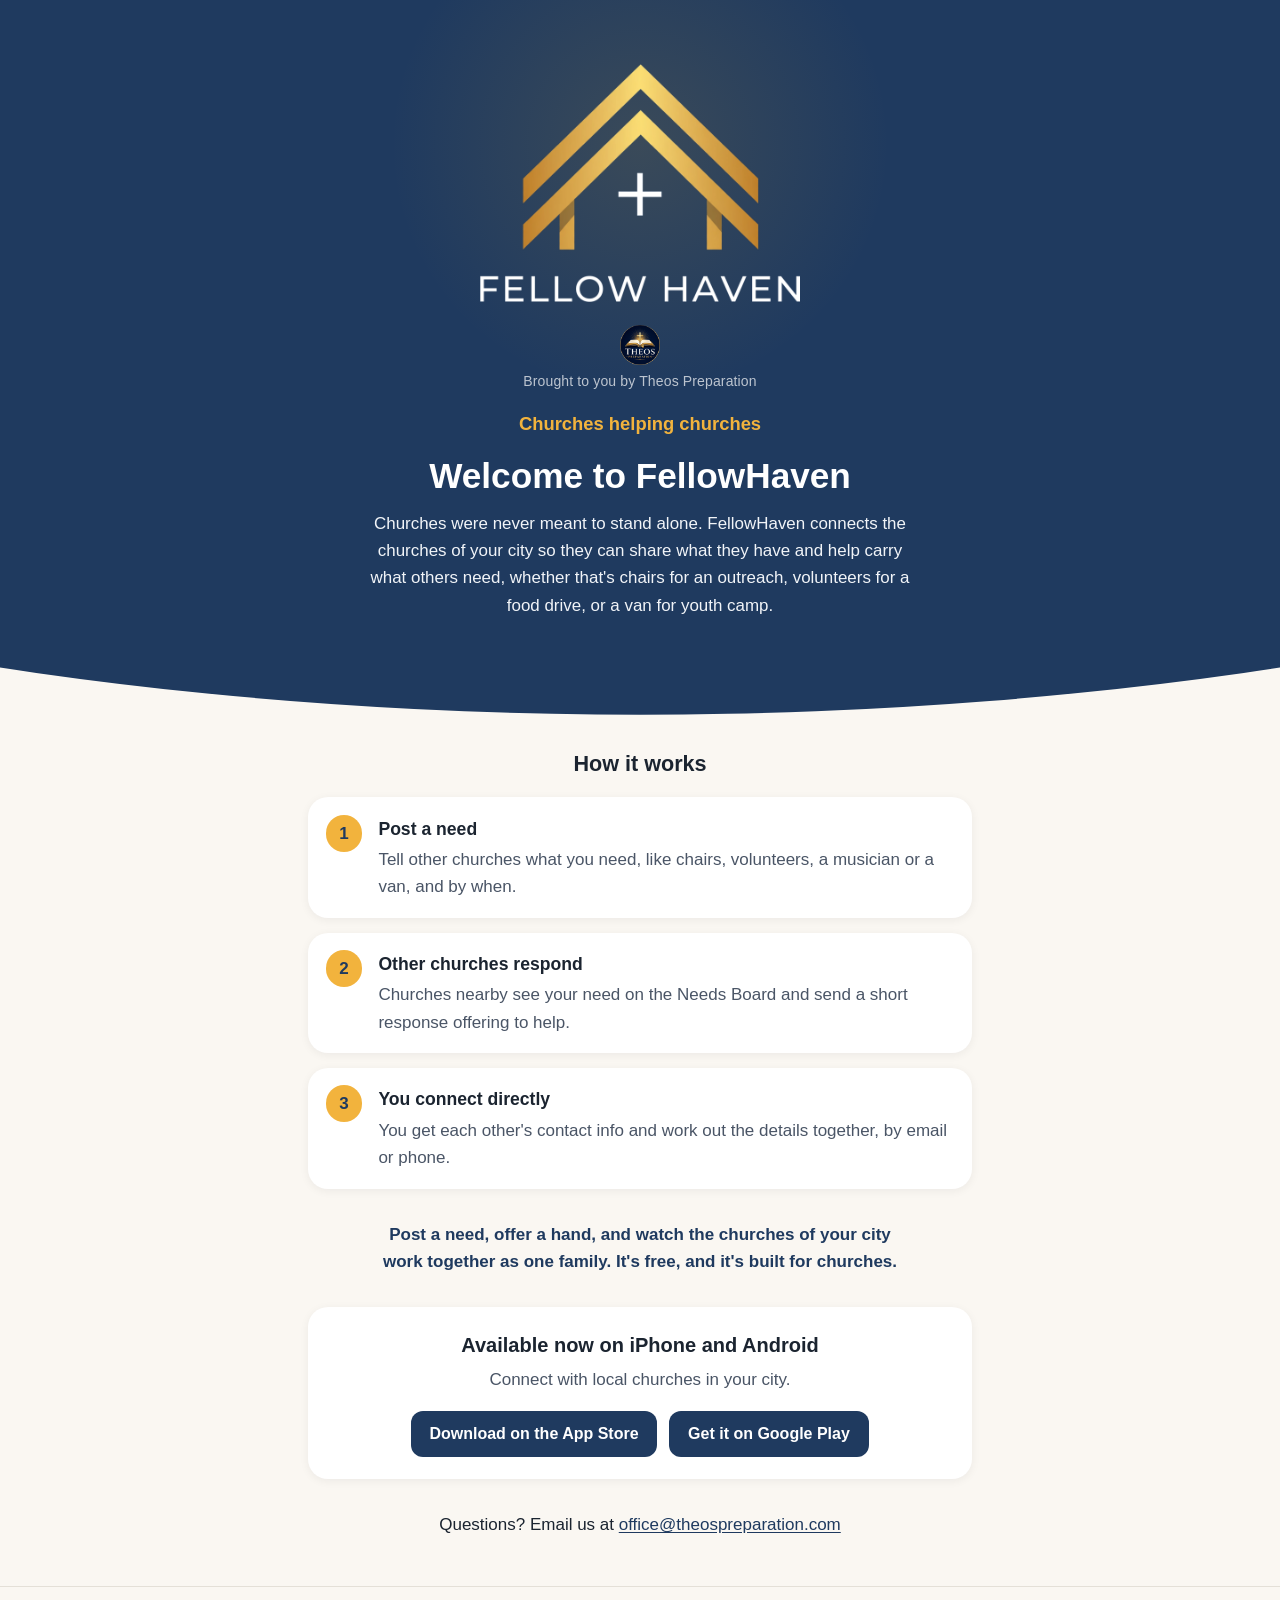
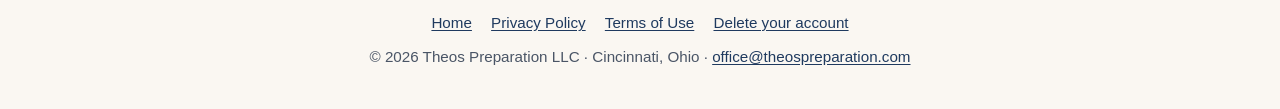
<file: index.html>
<!DOCTYPE html>
<html lang="en">
<head>
<meta charset="utf-8">
<meta name="viewport" content="width=device-width, initial-scale=1">
<title>FellowHaven · Churches helping churches</title>
<meta name="description" content="FellowHaven connects the churches of your city so they can share what they have and help carry what others need.">
<meta name="theme-color" content="#1F3A5F">
<link rel="icon" href="/assets/favicon.png" type="image/png">
<link rel="apple-touch-icon" href="/assets/apple-touch-icon.png">
<link rel="stylesheet" href="/assets/site.css">
<link rel="canonical" href="https://fellowhaven.com/">
<meta name="google-site-verification" content="I7YIm4Yz6FkCtrnVVvtLcRGQxtEkOS-CbHiPkV8F2Vc">
</head>
<body>
<a class="skip" href="#main">Skip to content</a>
<header class="hero">
<img src="/assets/logo-words-white.png" alt="FellowHaven" width="720" height="537">
<div class="byline"><img src="/assets/theos-logo.png" alt="Theos Preparation logo" width="132" height="132"><span>Brought to you by Theos Preparation</span></div>
<p class="tagline">Churches helping churches</p>
<h1>Welcome to FellowHaven</h1>
<p class="intro">Churches were never meant to stand alone. FellowHaven connects the churches of your city so they can share what they have and help carry what others need, whether that's chairs for an outreach, volunteers for a food drive, or a van for youth camp.</p>
</header>
<main id="main">
<h2 class="section-title">How it works</h2>
<ol class="steps">
<li><h3>Post a need</h3><p>Tell other churches what you need, like chairs, volunteers, a musician or a van, and by when.</p></li>
<li><h3>Other churches respond</h3><p>Churches nearby see your need on the Needs Board and send a short response offering to help.</p></li>
<li><h3>You connect directly</h3><p>You get each other's contact info and work out the details together, by email or phone.</p></li>
</ol>
<p class="closing">Post a need, offer a hand, and watch the churches of your city work together as one family. It's free, and it's built for churches.</p>
<section class="available" aria-labelledby="available-now">
<h2 id="available-now">Available now on iPhone and Android</h2>
<p>Connect with local churches in your city.</p>
<div class="store-buttons">
<a class="store-btn" href="https://apps.apple.com/us/app/fellowhaven/id6836943199" target="_blank" rel="noopener">Download on the App Store</a>
<a class="store-btn" href="https://play.google.com/store/apps/details?id=com.theospreparation.churchboard" target="_blank" rel="noopener">Get it on Google Play</a>
</div>
</section>
<p class="contact">Questions? Email us at <a href="mailto:office@theospreparation.com">office@theospreparation.com</a></p>
</main>
<footer>
<nav aria-label="Site"><a href="/">Home</a><a href="/privacy">Privacy Policy</a><a href="/terms">Terms of Use</a><a href="/delete-account">Delete your account</a></nav>
<div>&copy; 2026 Theos Preparation LLC &middot; Cincinnati, Ohio &middot; <a href="mailto:office@theospreparation.com">office@theospreparation.com</a></div>
</footer>
</body>
</html>
</file>
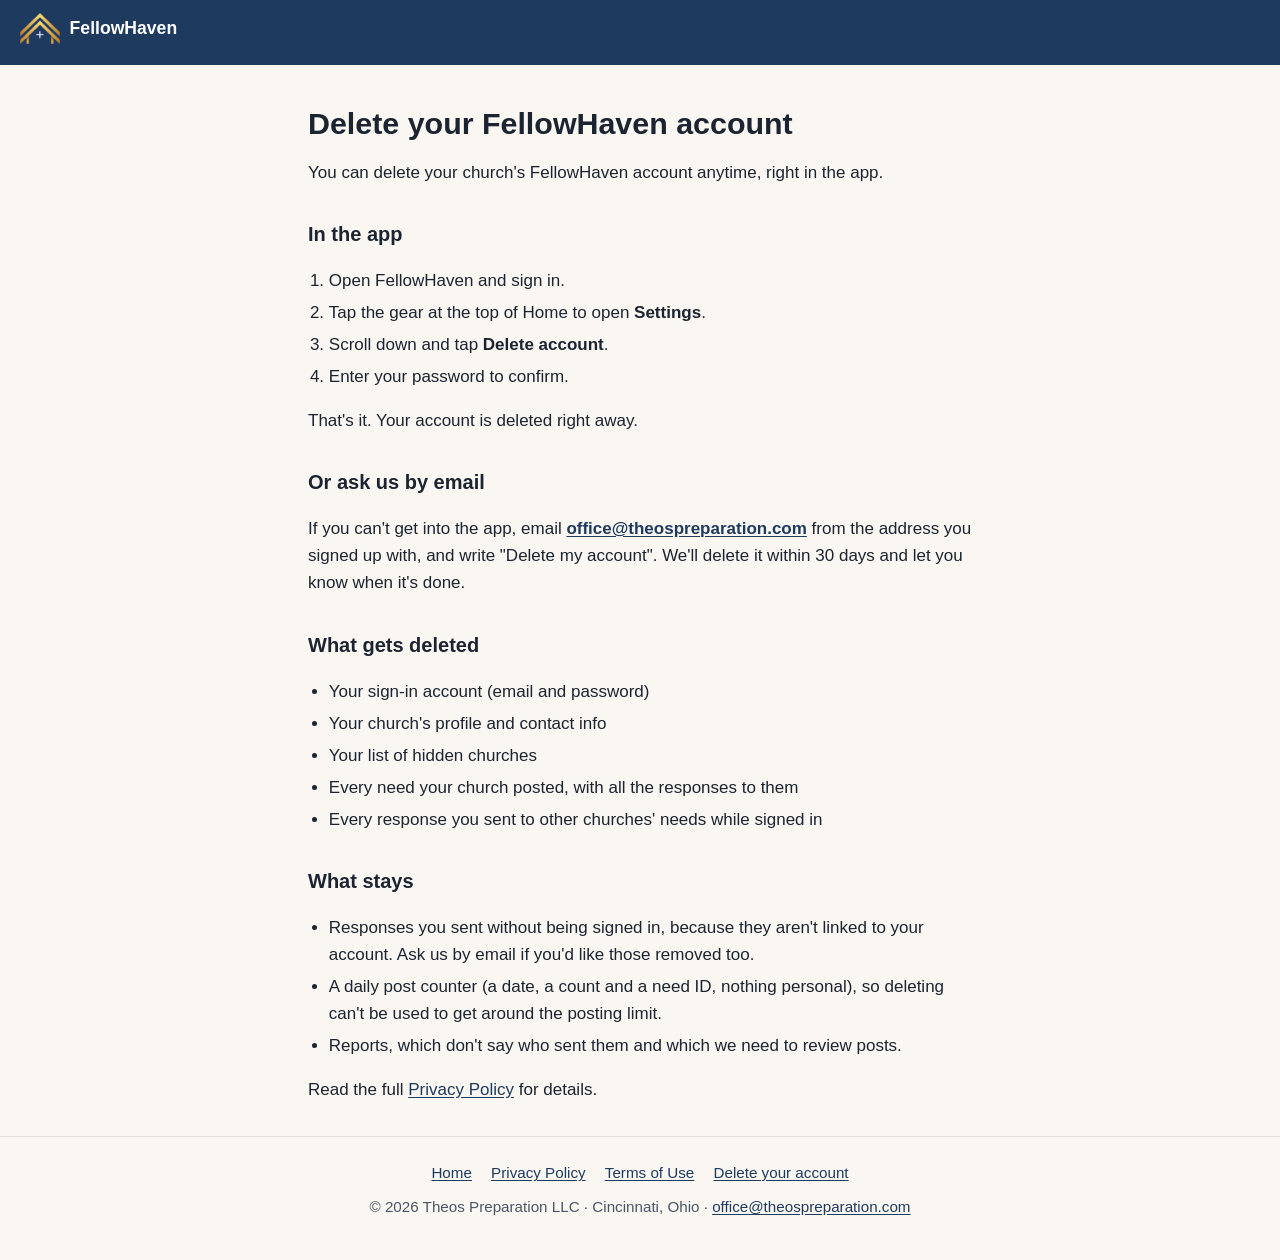
<file: delete-account.html>
<!DOCTYPE html>
<html lang="en">
<head>
<meta charset="utf-8">
<meta name="viewport" content="width=device-width, initial-scale=1">
<title>Delete your account · FellowHaven</title>
<meta name="description" content="How to delete your FellowHaven account and what it removes.">
<meta name="theme-color" content="#1F3A5F">
<link rel="icon" href="/assets/favicon.png" type="image/png">
<link rel="apple-touch-icon" href="/assets/apple-touch-icon.png">
<link rel="stylesheet" href="/assets/site.css">
</head>
<body>
<a class="skip" href="#main">Skip to content</a>
<header class="bar"><a href="/"><img src="/assets/mark-white.png" alt="" width="40" height="32">FellowHaven</a></header>
<main id="main" class="doc">
<h1>Delete your FellowHaven account</h1>
<p>You can delete your church's FellowHaven account anytime, right in the app.</p>
<h2>In the app</h2>
<ol><li>Open FellowHaven and sign in.</li><li>Tap the gear at the top of Home to open <strong>Settings</strong>.</li><li>Scroll down and tap <strong>Delete account</strong>.</li><li>Enter your password to confirm.</li></ol>
<p>That's it. Your account is deleted right away.</p>
<h2>Or ask us by email</h2>
<p>If you can't get into the app, email <strong><a href="mailto:office@theospreparation.com">office@theospreparation.com</a></strong> from the address you signed up with, and write "Delete my account". We'll delete it within 30 days and let you know when it's done.</p>
<h2>What gets deleted</h2>
<ul><li>Your sign-in account (email and password)</li><li>Your church's profile and contact info</li><li>Your list of hidden churches</li><li>Every need your church posted, with all the responses to them</li><li>Every response you sent to other churches' needs while signed in</li></ul>
<h2>What stays</h2>
<ul><li>Responses you sent without being signed in, because they aren't linked to your account. Ask us by email if you'd like those removed too.</li><li>A daily post counter (a date, a count and a need ID, nothing personal), so deleting can't be used to get around the posting limit.</li><li>Reports, which don't say who sent them and which we need to review posts.</li></ul>
<p>Read the full <a href="https://fellowhaven.com/privacy">Privacy Policy</a> for details.</p>
</main>
<footer>
<nav aria-label="Site"><a href="/">Home</a><a href="/privacy">Privacy Policy</a><a href="/terms">Terms of Use</a><a href="/delete-account">Delete your account</a></nav>
<div>&copy; 2026 Theos Preparation LLC &middot; Cincinnati, Ohio &middot; <a href="mailto:office@theospreparation.com">office@theospreparation.com</a></div>
</footer>
</body>
</html>
</file>
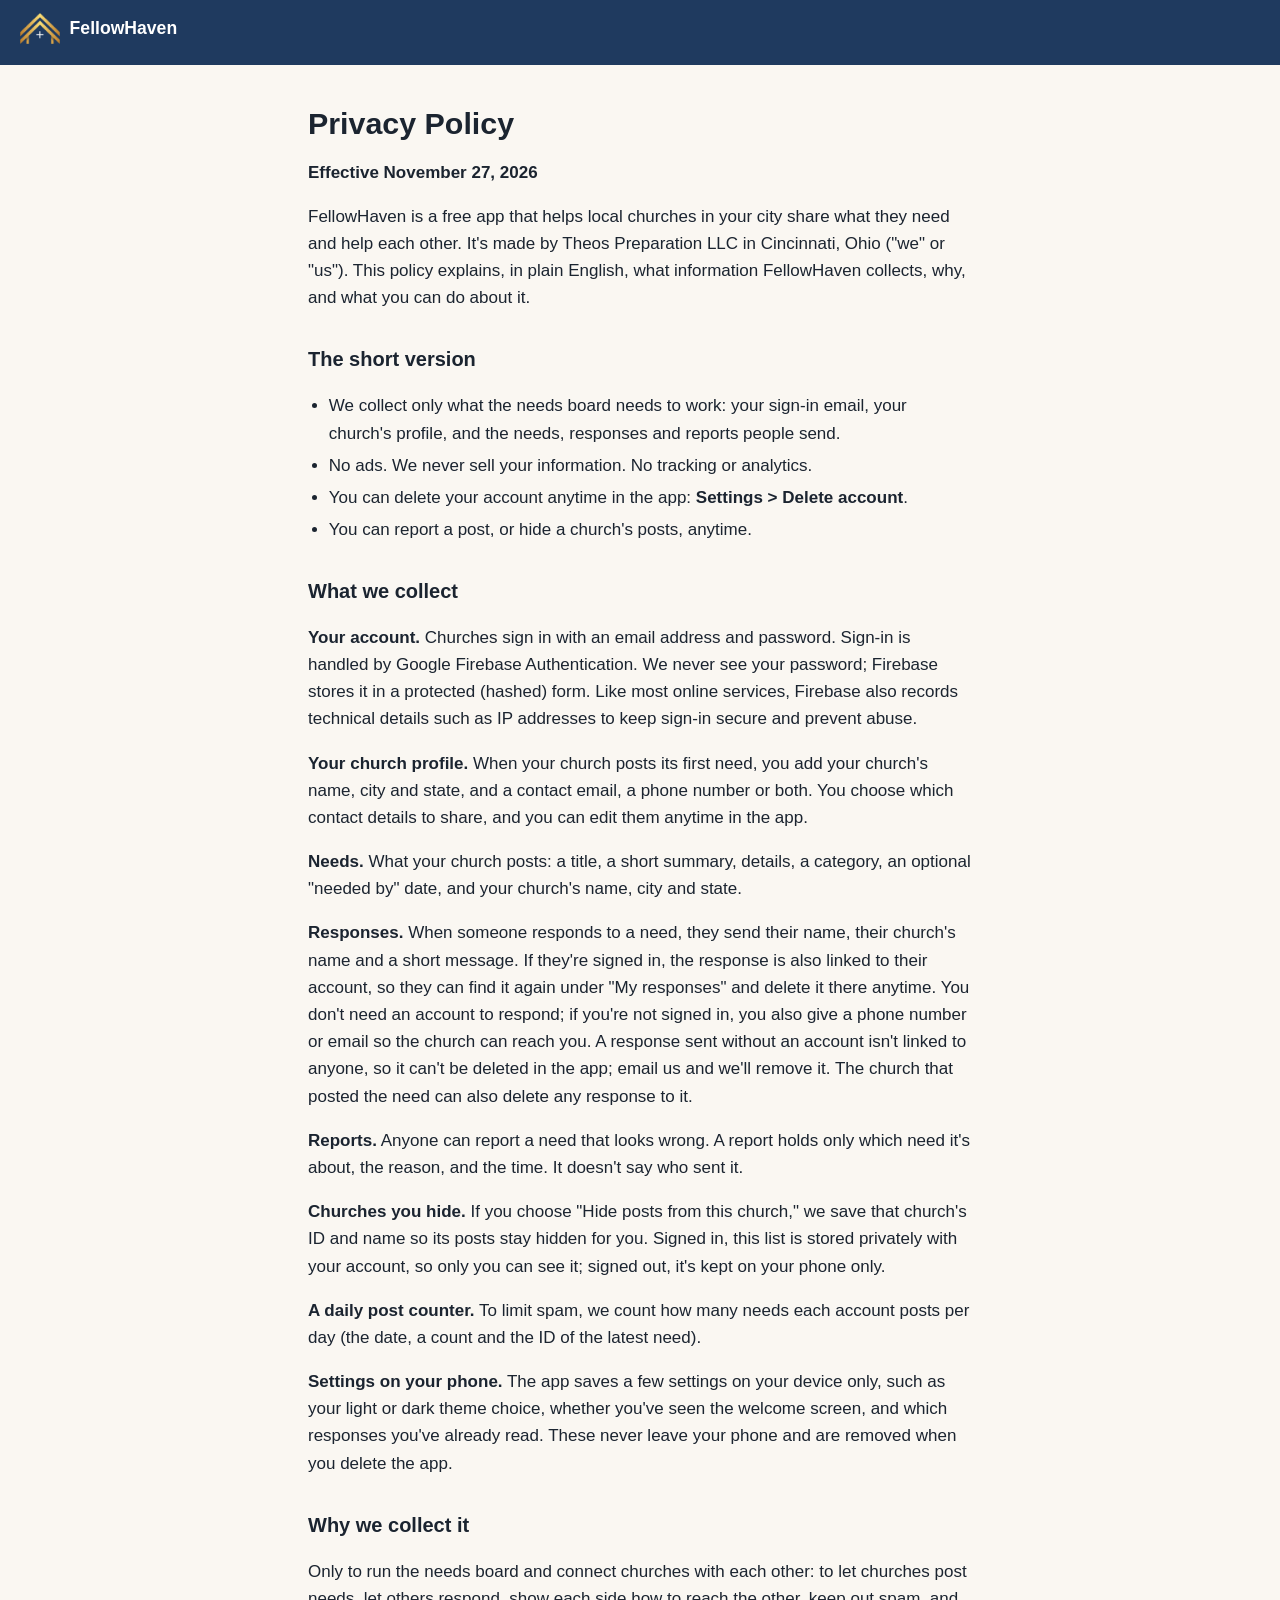
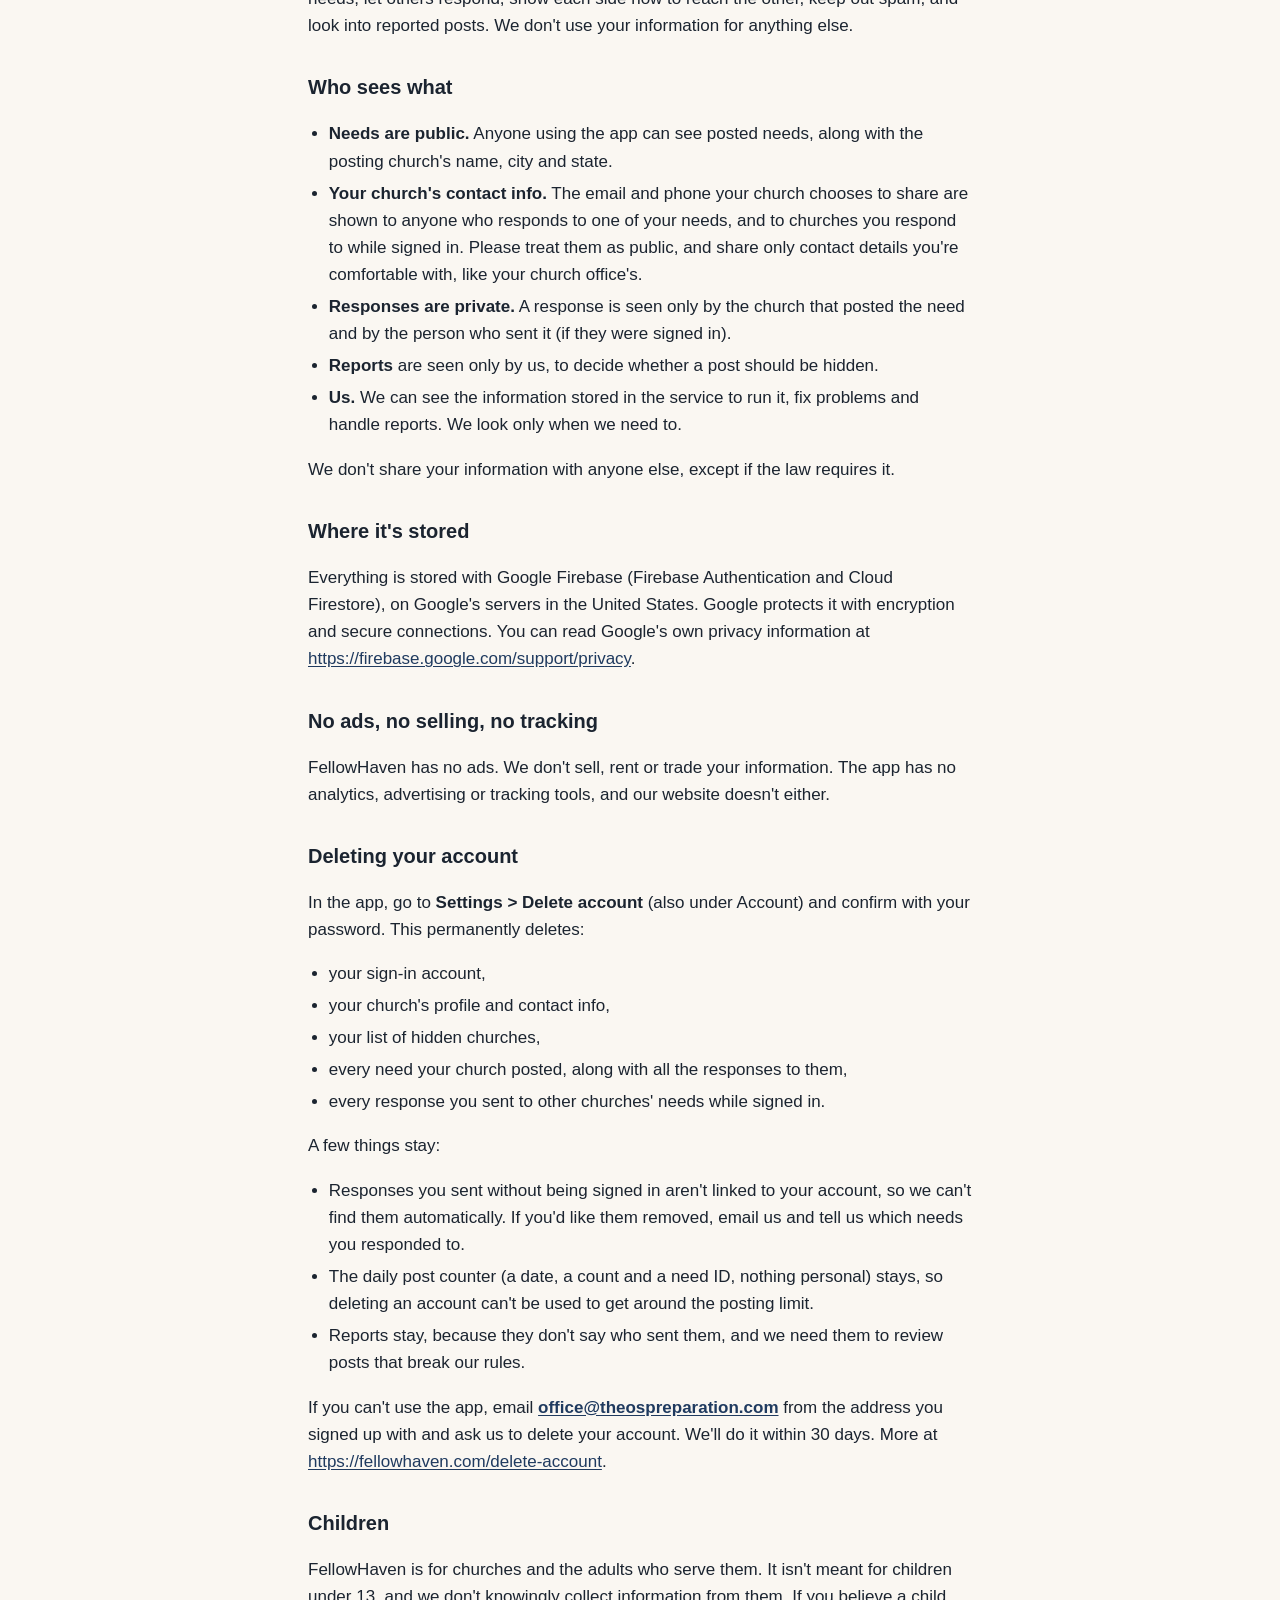
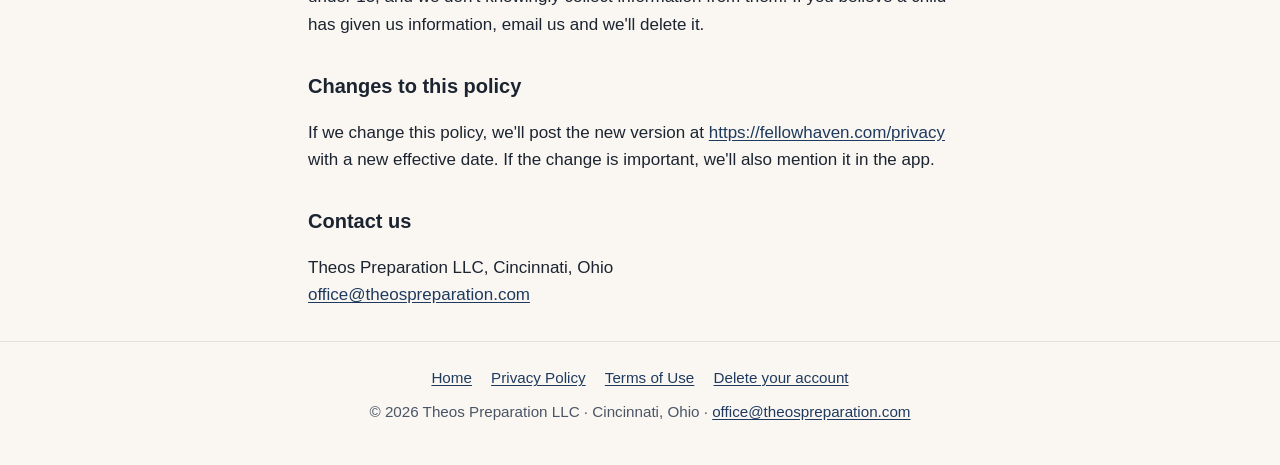
<file: privacy.html>
<!DOCTYPE html>
<html lang="en">
<head>
<meta charset="utf-8">
<meta name="viewport" content="width=device-width, initial-scale=1">
<title>Privacy Policy · FellowHaven</title>
<meta name="description" content="How FellowHaven handles your church's information.">
<meta name="theme-color" content="#1F3A5F">
<link rel="icon" href="/assets/favicon.png" type="image/png">
<link rel="apple-touch-icon" href="/assets/apple-touch-icon.png">
<link rel="stylesheet" href="/assets/site.css">
</head>
<body>
<a class="skip" href="#main">Skip to content</a>
<header class="bar"><a href="/"><img src="/assets/mark-white.png" alt="" width="40" height="32">FellowHaven</a></header>
<main id="main" class="doc">
<h1>Privacy Policy</h1>
<p><strong>Effective November 27, 2026</strong></p>
<p>FellowHaven is a free app that helps local churches in your city share what they need and help each other. It's made by Theos Preparation LLC in Cincinnati, Ohio ("we" or "us"). This policy explains, in plain English, what information FellowHaven collects, why, and what you can do about it.</p>
<h2>The short version</h2>
<ul><li>We collect only what the needs board needs to work: your sign-in email, your church's profile, and the needs, responses and reports people send.</li><li>No ads. We never sell your information. No tracking or analytics.</li><li>You can delete your account anytime in the app: <strong>Settings &gt; Delete account</strong>.</li><li>You can report a post, or hide a church's posts, anytime.</li></ul>
<h2>What we collect</h2>
<p><strong>Your account.</strong> Churches sign in with an email address and password. Sign-in is handled by Google Firebase Authentication. We never see your password; Firebase stores it in a protected (hashed) form. Like most online services, Firebase also records technical details such as IP addresses to keep sign-in secure and prevent abuse.</p>
<p><strong>Your church profile.</strong> When your church posts its first need, you add your church's name, city and state, and a contact email, a phone number or both. You choose which contact details to share, and you can edit them anytime in the app.</p>
<p><strong>Needs.</strong> What your church posts: a title, a short summary, details, a category, an optional "needed by" date, and your church's name, city and state.</p>
<p><strong>Responses.</strong> When someone responds to a need, they send their name, their church's name and a short message. If they're signed in, the response is also linked to their account, so they can find it again under "My responses" and delete it there anytime. You don't need an account to respond; if you're not signed in, you also give a phone number or email so the church can reach you. A response sent without an account isn't linked to anyone, so it can't be deleted in the app; email us and we'll remove it. The church that posted the need can also delete any response to it.</p>
<p><strong>Reports.</strong> Anyone can report a need that looks wrong. A report holds only which need it's about, the reason, and the time. It doesn't say who sent it.</p>
<p><strong>Churches you hide.</strong> If you choose "Hide posts from this church," we save that church's ID and name so its posts stay hidden for you. Signed in, this list is stored privately with your account, so only you can see it; signed out, it's kept on your phone only.</p>
<p><strong>A daily post counter.</strong> To limit spam, we count how many needs each account posts per day (the date, a count and the ID of the latest need).</p>
<p><strong>Settings on your phone.</strong> The app saves a few settings on your device only, such as your light or dark theme choice, whether you've seen the welcome screen, and which responses you've already read. These never leave your phone and are removed when you delete the app.</p>
<h2>Why we collect it</h2>
<p>Only to run the needs board and connect churches with each other: to let churches post needs, let others respond, show each side how to reach the other, keep out spam, and look into reported posts. We don't use your information for anything else.</p>
<h2>Who sees what</h2>
<ul><li><strong>Needs are public.</strong> Anyone using the app can see posted needs, along with the posting church's name, city and state.</li><li><strong>Your church's contact info.</strong> The email and phone your church chooses to share are shown to anyone who responds to one of your needs, and to churches you respond to while signed in. Please treat them as public, and share only contact details you're comfortable with, like your church office's.</li><li><strong>Responses are private.</strong> A response is seen only by the church that posted the need and by the person who sent it (if they were signed in).</li><li><strong>Reports</strong> are seen only by us, to decide whether a post should be hidden.</li><li><strong>Us.</strong> We can see the information stored in the service to run it, fix problems and handle reports. We look only when we need to.</li></ul>
<p>We don't share your information with anyone else, except if the law requires it.</p>
<h2>Where it's stored</h2>
<p>Everything is stored with Google Firebase (Firebase Authentication and Cloud Firestore), on Google's servers in the United States. Google protects it with encryption and secure connections. You can read Google's own privacy information at <a href="https://firebase.google.com/support/privacy">https://firebase.google.com/support/privacy</a>.</p>
<h2>No ads, no selling, no tracking</h2>
<p>FellowHaven has no ads. We don't sell, rent or trade your information. The app has no analytics, advertising or tracking tools, and our website doesn't either.</p>
<h2>Deleting your account</h2>
<p>In the app, go to <strong>Settings &gt; Delete account</strong> (also under Account) and confirm with your password. This permanently deletes:</p>
<ul><li>your sign-in account,</li><li>your church's profile and contact info,</li><li>your list of hidden churches,</li><li>every need your church posted, along with all the responses to them,</li><li>every response you sent to other churches' needs while signed in.</li></ul>
<p>A few things stay:</p>
<ul><li>Responses you sent without being signed in aren't linked to your account, so we can't find them automatically. If you'd like them removed, email us and tell us which needs you responded to.</li><li>The daily post counter (a date, a count and a need ID, nothing personal) stays, so deleting an account can't be used to get around the posting limit.</li><li>Reports stay, because they don't say who sent them, and we need them to review posts that break our rules.</li></ul>
<p>If you can't use the app, email <strong><a href="mailto:office@theospreparation.com">office@theospreparation.com</a></strong> from the address you signed up with and ask us to delete your account. We'll do it within 30 days. More at <a href="https://fellowhaven.com/delete-account">https://fellowhaven.com/delete-account</a>.</p>
<h2>Children</h2>
<p>FellowHaven is for churches and the adults who serve them. It isn't meant for children under 13, and we don't knowingly collect information from them. If you believe a child has given us information, email us and we'll delete it.</p>
<h2>Changes to this policy</h2>
<p>If we change this policy, we'll post the new version at <a href="https://fellowhaven.com/privacy">https://fellowhaven.com/privacy</a> with a new effective date. If the change is important, we'll also mention it in the app.</p>
<h2>Contact us</h2>
<p>Theos Preparation LLC, Cincinnati, Ohio<br>
<a href="mailto:office@theospreparation.com">office@theospreparation.com</a></p>
</main>
<footer>
<nav aria-label="Site"><a href="/">Home</a><a href="/privacy">Privacy Policy</a><a href="/terms">Terms of Use</a><a href="/delete-account">Delete your account</a></nav>
<div>&copy; 2026 Theos Preparation LLC &middot; Cincinnati, Ohio &middot; <a href="mailto:office@theospreparation.com">office@theospreparation.com</a></div>
</footer>
</body>
</html>
</file>
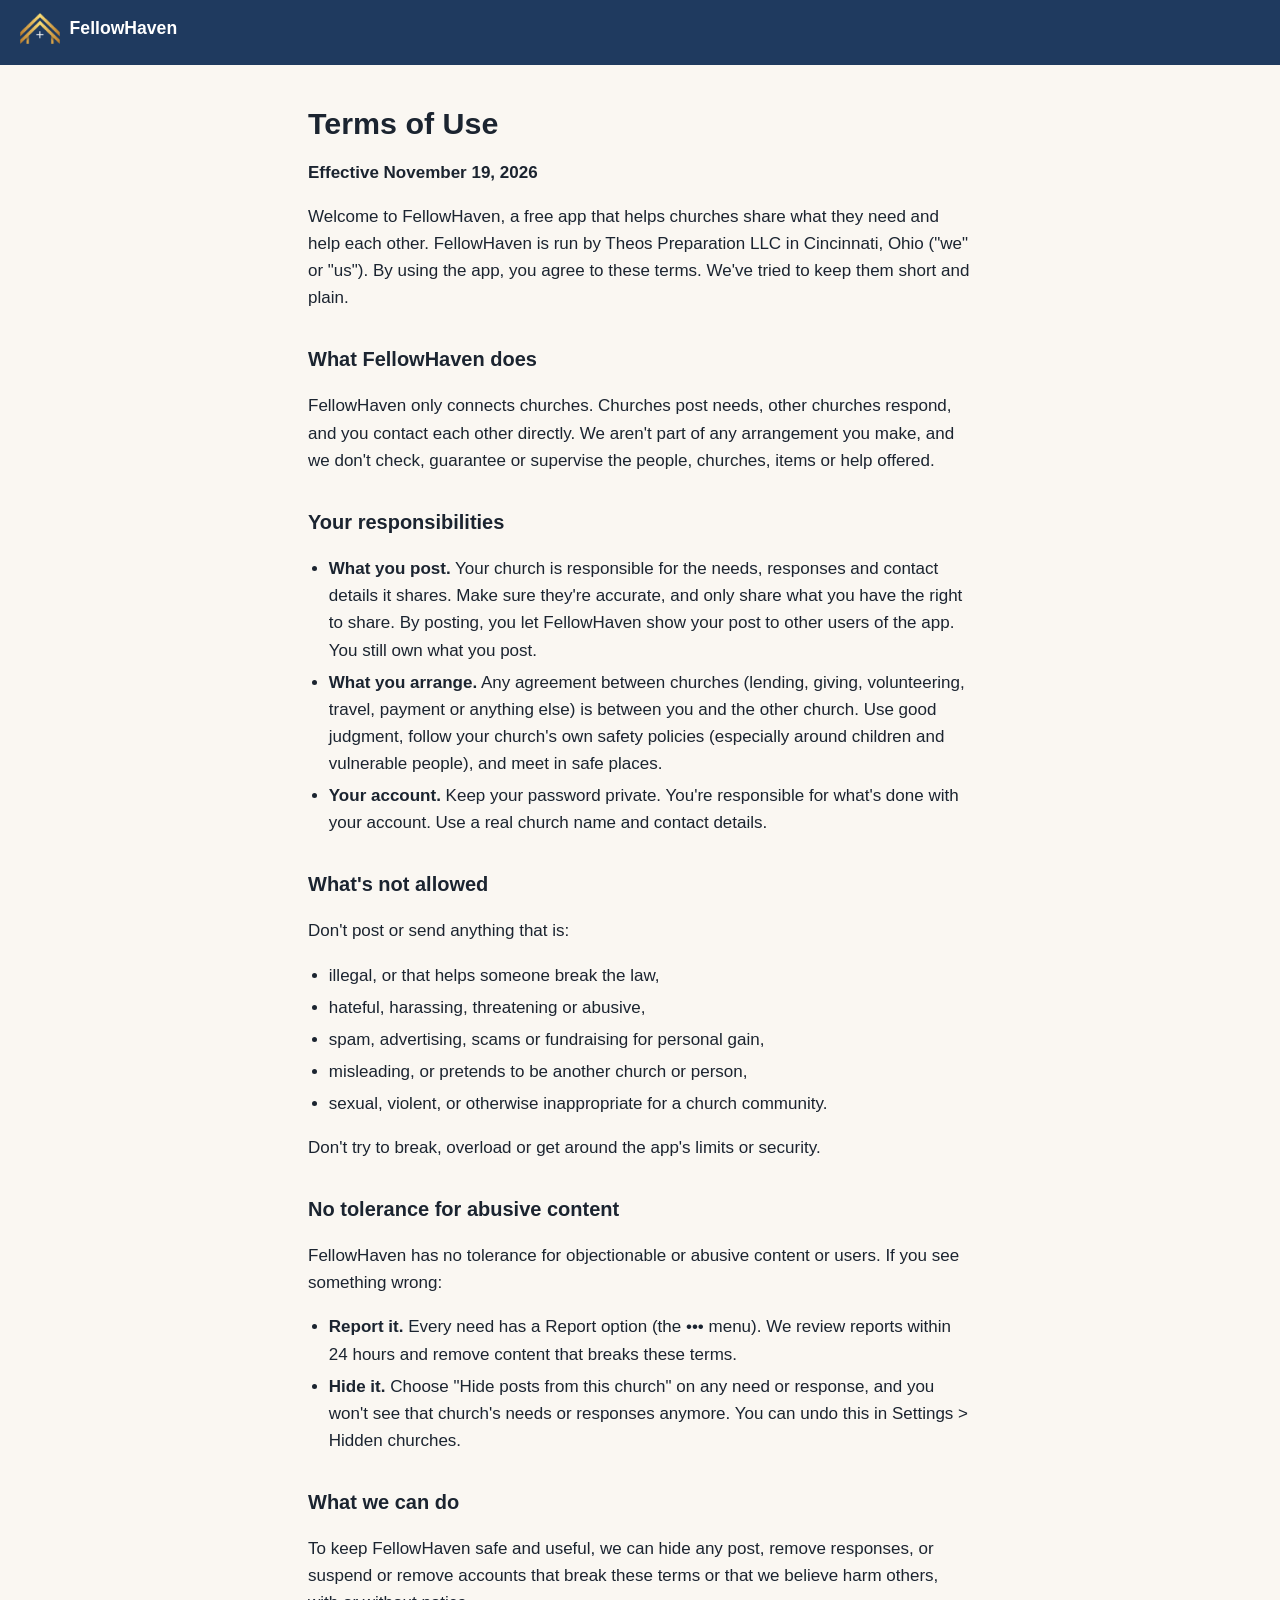
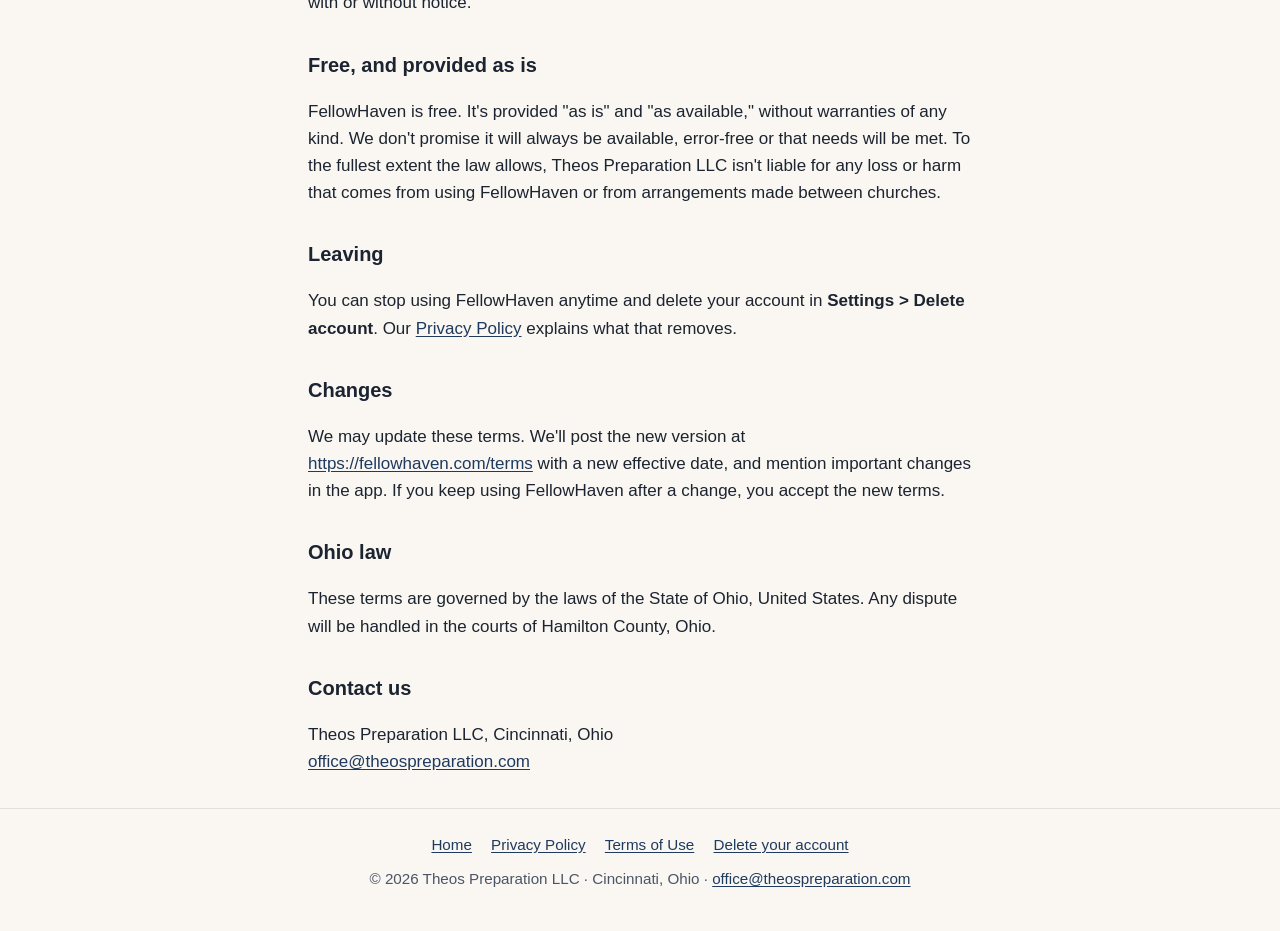
<file: terms.html>
<!DOCTYPE html>
<html lang="en">
<head>
<meta charset="utf-8">
<meta name="viewport" content="width=device-width, initial-scale=1">
<title>Terms of Use · FellowHaven</title>
<meta name="description" content="The rules for using FellowHaven.">
<meta name="theme-color" content="#1F3A5F">
<link rel="icon" href="/assets/favicon.png" type="image/png">
<link rel="apple-touch-icon" href="/assets/apple-touch-icon.png">
<link rel="stylesheet" href="/assets/site.css">
</head>
<body>
<a class="skip" href="#main">Skip to content</a>
<header class="bar"><a href="/"><img src="/assets/mark-white.png" alt="" width="40" height="32">FellowHaven</a></header>
<main id="main" class="doc">
<h1>Terms of Use</h1>
<p><strong>Effective November 19, 2026</strong></p>
<p>Welcome to FellowHaven, a free app that helps churches share what they need and help each other. FellowHaven is run by Theos Preparation LLC in Cincinnati, Ohio ("we" or "us"). By using the app, you agree to these terms. We've tried to keep them short and plain.</p>
<h2>What FellowHaven does</h2>
<p>FellowHaven only connects churches. Churches post needs, other churches respond, and you contact each other directly. We aren't part of any arrangement you make, and we don't check, guarantee or supervise the people, churches, items or help offered.</p>
<h2>Your responsibilities</h2>
<ul><li><strong>What you post.</strong> Your church is responsible for the needs, responses and contact details it shares. Make sure they're accurate, and only share what you have the right to share. By posting, you let FellowHaven show your post to other users of the app. You still own what you post.</li><li><strong>What you arrange.</strong> Any agreement between churches (lending, giving, volunteering, travel, payment or anything else) is between you and the other church. Use good judgment, follow your church's own safety policies (especially around children and vulnerable people), and meet in safe places.</li><li><strong>Your account.</strong> Keep your password private. You're responsible for what's done with your account. Use a real church name and contact details.</li></ul>
<h2>What's not allowed</h2>
<p>Don't post or send anything that is:</p>
<ul><li>illegal, or that helps someone break the law,</li><li>hateful, harassing, threatening or abusive,</li><li>spam, advertising, scams or fundraising for personal gain,</li><li>misleading, or pretends to be another church or person,</li><li>sexual, violent, or otherwise inappropriate for a church community.</li></ul>
<p>Don't try to break, overload or get around the app's limits or security.</p>
<h2>No tolerance for abusive content</h2>
<p>FellowHaven has no tolerance for objectionable or abusive content or users. If you see something wrong:</p>
<ul><li><strong>Report it.</strong> Every need has a Report option (the ••• menu). We review reports within 24 hours and remove content that breaks these terms.</li><li><strong>Hide it.</strong> Choose "Hide posts from this church" on any need or response, and you won't see that church's needs or responses anymore. You can undo this in Settings &gt; Hidden churches.</li></ul>
<h2>What we can do</h2>
<p>To keep FellowHaven safe and useful, we can hide any post, remove responses, or suspend or remove accounts that break these terms or that we believe harm others, with or without notice.</p>
<h2>Free, and provided as is</h2>
<p>FellowHaven is free. It's provided "as is" and "as available," without warranties of any kind. We don't promise it will always be available, error-free or that needs will be met. To the fullest extent the law allows, Theos Preparation LLC isn't liable for any loss or harm that comes from using FellowHaven or from arrangements made between churches.</p>
<h2>Leaving</h2>
<p>You can stop using FellowHaven anytime and delete your account in <strong>Settings &gt; Delete account</strong>. Our <a href="https://fellowhaven.com/privacy">Privacy Policy</a> explains what that removes.</p>
<h2>Changes</h2>
<p>We may update these terms. We'll post the new version at <a href="https://fellowhaven.com/terms">https://fellowhaven.com/terms</a> with a new effective date, and mention important changes in the app. If you keep using FellowHaven after a change, you accept the new terms.</p>
<h2>Ohio law</h2>
<p>These terms are governed by the laws of the State of Ohio, United States. Any dispute will be handled in the courts of Hamilton County, Ohio.</p>
<h2>Contact us</h2>
<p>Theos Preparation LLC, Cincinnati, Ohio<br>
<a href="mailto:office@theospreparation.com">office@theospreparation.com</a></p>
</main>
<footer>
<nav aria-label="Site"><a href="/">Home</a><a href="/privacy">Privacy Policy</a><a href="/terms">Terms of Use</a><a href="/delete-account">Delete your account</a></nav>
<div>&copy; 2026 Theos Preparation LLC &middot; Cincinnati, Ohio &middot; <a href="mailto:office@theospreparation.com">office@theospreparation.com</a></div>
</footer>
</body>
</html>
</file>
<file: assets/site.css>
:root {
  --navy: #1F3A5F;
  --gold: #F2B33D;
  --glow: #D4A537;
  --bg: #FAF7F2;
  --card: #FFFFFF;
  --text: #1B2430;
  --muted: #4A5566;
  --link: #1F3A5F;
  --line: #E4E0D8;
  color-scheme: light dark;
}
@media (prefers-color-scheme: dark) {
  :root {
    --bg: #15181D;
    --card: #1E2733;
    --text: #E8ECF1;
    --muted: #B4BDC9;
    --link: #F2B33D;
    --line: #2E3744;
  }
}
* { box-sizing: border-box; }
html { -webkit-text-size-adjust: 100%; }
body {
  margin: 0;
  background: var(--bg);
  color: var(--text);
  font: 17px/1.6 -apple-system, BlinkMacSystemFont, "Segoe UI", Roboto, "Helvetica Neue", Arial, sans-serif;
}
a { color: var(--link); text-underline-offset: 2px; }
a:focus-visible { outline: 3px solid var(--gold); outline-offset: 2px; border-radius: 4px; }
.skip { position: absolute; left: -999px; }
.skip:focus { left: 1rem; top: 1rem; background: var(--card); padding: .5rem 1rem; z-index: 9; }

/* Home hero */
.hero {
  background: var(--navy);
  color: #fff;
  text-align: center;
  padding: 3rem 1.25rem 4.5rem;
  position: relative;
  overflow: hidden;
  clip-path: ellipse(140% 100% at 50% 0%);
}
.hero::before {
  content: "";
  position: absolute;
  left: 50%; top: 9rem;
  width: 34rem; height: 34rem;
  transform: translate(-50%, -50%);
  background: radial-gradient(circle, rgba(212,165,55,.15) 0%, rgba(212,165,55,0) 65%);
  pointer-events: none;
}
.hero img { position: relative; width: min(60vw, 320px); height: auto; }
.byline { position: relative; display: flex; flex-direction: column; align-items: center; gap: .35rem; margin: .9rem 0 1rem; }
.hero .byline img { width: auto; height: 32px; }
.byline span { font-size: 13px; color: rgba(255,255,255,.7); letter-spacing: .01em; }
.tagline { position: relative; color: var(--gold); font-weight: 600; font-size: 1.15rem; margin: .5rem 0 0; }
.hero h1 { position: relative; font-size: 1.75rem; line-height: 1.25; margin: 1rem 0 .75rem; }
.hero .intro { position: relative; max-width: 34rem; margin: 0 auto; color: #F1F4F8; font-size: 1.06rem; }

main { max-width: 44rem; margin: 0 auto; padding: 2rem 1.25rem 1rem; }
.steps { list-style: none; padding: 0; margin: 0; display: grid; gap: .9rem; }
.steps li {
  background: var(--card);
  border-radius: 20px;
  padding: 1.1rem 1.2rem 1.1rem 4.4rem;
  position: relative;
  box-shadow: 0 2px 10px rgba(16, 24, 40, .06);
}
.steps li::before {
  counter-increment: step;
  content: counter(step);
  position: absolute; left: 1.1rem; top: 1.1rem;
  width: 2.3rem; height: 2.3rem; border-radius: 50%;
  background: var(--gold); color: var(--navy);
  font-weight: 800; display: grid; place-items: center;
}
.steps { counter-reset: step; }
.steps h3 { margin: 0 0 .2rem; font-size: 1.1rem; }
.steps p { margin: 0; color: var(--muted); }
.section-title { font-size: 1.35rem; margin: 0 0 1rem; text-align: center; }
.closing { text-align: center; color: var(--link); font-weight: 600; max-width: 34rem; margin: 2rem auto; }
.available {
  text-align: center; background: var(--card); border-radius: 20px;
  padding: 1.4rem 1.2rem; margin: 2rem 0;
  box-shadow: 0 2px 10px rgba(16, 24, 40, .06);
}
.available h2 { margin: 0 0 .3rem; font-size: 1.25rem; }
.available p { margin: 0; color: var(--muted); }
.store-buttons { display: flex; flex-wrap: wrap; justify-content: center; gap: .75rem; margin-top: 1.1rem; }
.store-btn { display: inline-flex; align-items: center; justify-content: center; background: var(--navy); color: #fff; text-decoration: none; font-weight: 700; font-size: 1rem; line-height: 1.25; padding: .8rem 1.15rem; border-radius: 12px; min-height: 44px; min-width: 12.5rem; text-align: center; }
.store-btn:hover { filter: brightness(0.92); color: #fff; }
@media (prefers-color-scheme: dark) {
  .store-btn { background: var(--gold); color: var(--navy); }
  .store-btn:hover { background: var(--glow); color: var(--navy); }
}
.contact { text-align: center; margin: 1.5rem 0 2rem; }

/* Legal pages */
.bar { background: var(--navy); padding: .8rem 1.25rem; }
.bar a { display: inline-flex; align-items: center; gap: .6rem; color: #fff; text-decoration: none; font-weight: 700; font-size: 1.1rem; }
.bar img { width: 40px; height: auto; }
.doc h1 { font-size: 1.9rem; line-height: 1.2; margin: .5rem 0 .25rem; }
.doc h2 { font-size: 1.25rem; margin: 2rem 0 .5rem; }
.doc ul, .doc ol { padding-left: 1.3rem; }
.doc li { margin: .3rem 0; }
.doc p, .doc li { overflow-wrap: anywhere; }

footer { border-top: 1px solid var(--line); text-align: center; padding: 1.5rem 1.25rem 2.5rem; color: var(--muted); font-size: .95rem; }
footer nav { display: flex; flex-wrap: wrap; justify-content: center; gap: .4rem 1.2rem; margin-bottom: .6rem; }

@media (min-width: 720px) {
  .hero .byline img { height: 40px; }
  .byline span { font-size: 14px; }
  .hero { padding: 4rem 2rem 6rem; }
  .hero h1 { font-size: 2.2rem; }
}
</file>
